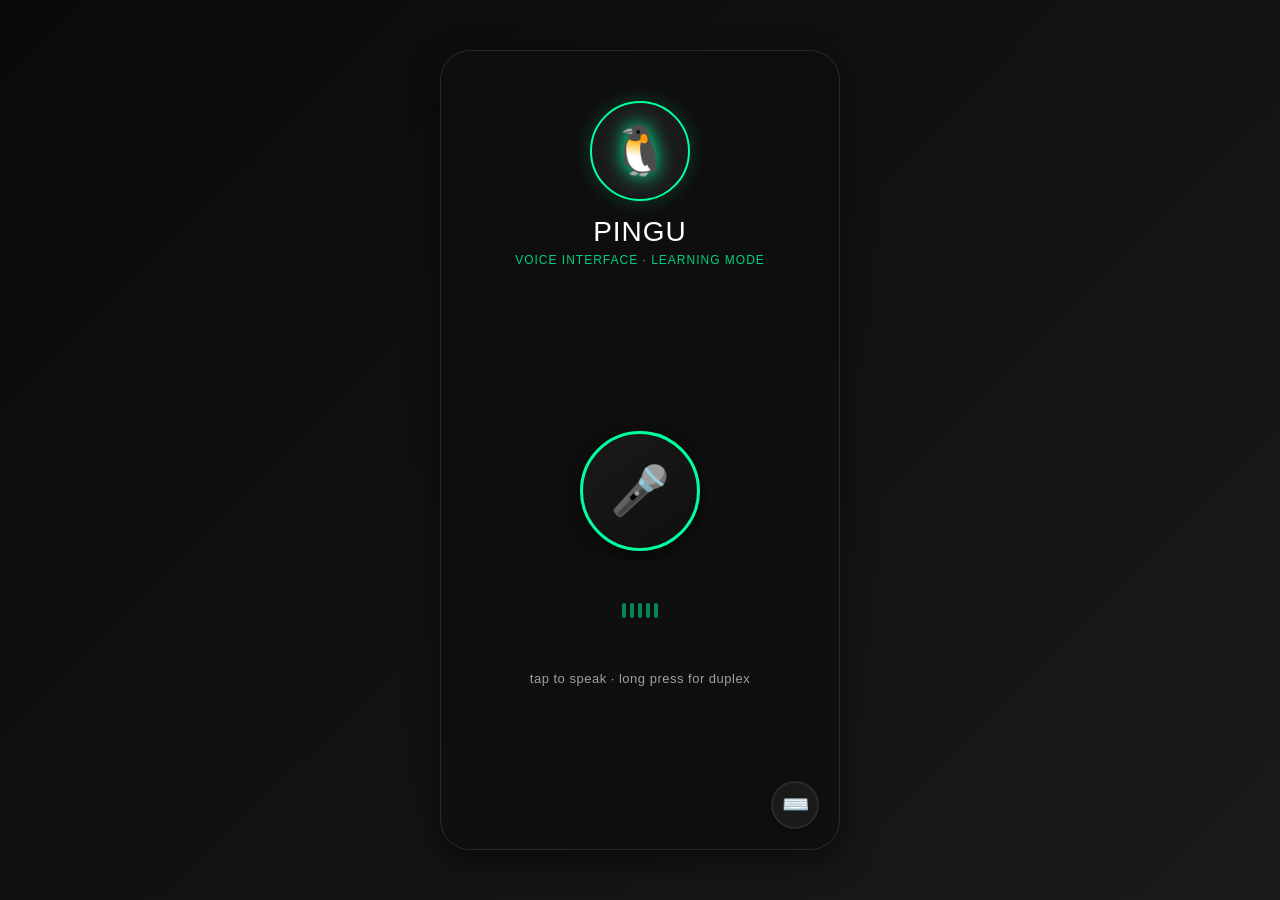
<file: index.html>
<!DOCTYPE html>
<html lang="en">
<head>
    <meta charset="UTF-8">
    <meta name="viewport" content="width=device-width, initial-scale=1.0, maximum-scale=1.0, user-scalable=no">
    <title>Pingu · Voice Interface</title>
    <link rel="manifest" href="manifest.json">
    <meta name="theme-color" content="#0f0f0f">
    <style>
        /* Copy the EXACT same CSS from previous version - unchanged */
        * {
            margin: 0;
            padding: 0;
            box-sizing: border-box;
        }

        :root {
            --bg-primary: #0f0f0f;
            --bg-secondary: #1a1a1a;
            --accent-green: #00ff9d;
            --accent-green-dim: rgba(0, 255, 157, 0.2);
            --text-primary: #ffffff;
            --text-secondary: #a0a0a0;
            --border-color: #2a2a2a;
        }

        body {
            font-family: -apple-system, BlinkMacSystemFont, 'Segoe UI', Roboto, sans-serif;
            background: var(--bg-primary);
            color: var(--text-primary);
            min-height: 100vh;
            display: flex;
            align-items: center;
            justify-content: center;
        }

        .background {
            position: fixed;
            top: 0;
            left: 0;
            width: 100%;
            height: 100%;
            background: linear-gradient(135deg, #0a0a0a 0%, #1a1a1a 100%);
            z-index: 0;
        }

        .container {
            width: 100%;
            max-width: 400px;
            height: 100vh;
            max-height: 800px;
            background: rgba(15, 15, 15, 0.95);
            backdrop-filter: blur(10px);
            -webkit-backdrop-filter: blur(10px);
            border-radius: 30px;
            position: relative;
            display: flex;
            flex-direction: column;
            padding: 20px;
            box-shadow: 0 10px 30px rgba(0, 0, 0, 0.5);
            border: 1px solid var(--border-color);
            z-index: 1;
            overflow: hidden;
        }

        .pingu-profile {
            text-align: center;
            margin-top: 30px;
            margin-bottom: 20px;
            position: relative;
            z-index: 2;
        }

        .avatar-container {
            position: relative;
            width: 100px;
            height: 100px;
            margin: 0 auto 15px;
        }

        .avatar-circle {
            width: 100%;
            height: 100%;
            border-radius: 50%;
            background: var(--bg-secondary);
            border: 2px solid var(--accent-green);
            display: flex;
            align-items: center;
            justify-content: center;
            position: relative;
            box-shadow: 0 0 20px rgba(0, 255, 157, 0.2);
        }

        .avatar-circle .emoji {
            font-size: 48px;
            filter: drop-shadow(0 0 10px var(--accent-green));
        }

        .speaking-indicator {
            position: absolute;
            bottom: 5px;
            right: 5px;
            width: 14px;
            height: 14px;
            background: var(--accent-green);
            border-radius: 50%;
            display: none;
            border: 2px solid var(--bg-primary);
        }

        .speaking-indicator.active {
            display: block;
            animation: pulse 1s infinite;
        }

        .pingu-profile h2 {
            font-size: 28px;
            margin-bottom: 5px;
            color: var(--text-primary);
            font-weight: 500;
            letter-spacing: 1px;
        }

        .tagline {
            color: var(--accent-green);
            font-size: 12px;
            letter-spacing: 1px;
            text-transform: uppercase;
            opacity: 0.8;
        }

        .voice-interface {
            flex: 1;
            display: flex;
            flex-direction: column;
            align-items: center;
            justify-content: center;
            gap: 30px;
            z-index: 2;
        }

        .mic-container {
            position: relative;
            cursor: pointer;
            user-select: none;
            -webkit-tap-highlight-color: transparent;
        }

        .mic-button {
            width: 120px;
            height: 120px;
            border-radius: 50%;
            background: linear-gradient(145deg, #1a1a1a, #0f0f0f);
            border: 3px solid var(--accent-green);
            color: var(--accent-green);
            font-size: 48px;
            display: flex;
            align-items: center;
            justify-content: center;
            cursor: pointer;
            transition: all 0.2s ease;
            box-shadow: 0 5px 15px rgba(0, 0, 0, 0.5);
            position: relative;
        }

        .mic-button.listening {
            background: linear-gradient(145deg, #1f1f1f, #151515);
            border-color: var(--accent-green);
            box-shadow: 0 0 30px rgba(0, 255, 157, 0.3);
            animation: gentlePulse 1.5s infinite;
        }

        .mic-button.full-duplex {
            border-color: var(--accent-green);
            box-shadow: 0 0 40px rgba(0, 255, 157, 0.5);
            animation: duplexPulse 2s infinite;
        }

        .mic-button.full-duplex::after {
            content: '∞';
            position: absolute;
            top: 5px;
            right: 5px;
            font-size: 18px;
            color: var(--accent-green);
            font-weight: bold;
        }

        .recording-level {
            position: absolute;
            top: -10px;
            left: -10px;
            right: -10px;
            bottom: -10px;
            border-radius: 50%;
            border: 2px solid var(--accent-green);
            opacity: 0;
            transform: scale(0.8);
            transition: all 0.3s;
        }

        .mic-button.listening .recording-level {
            opacity: 0.3;
            transform: scale(1);
            animation: expandRing 2s infinite;
        }

        .mic-button.full-duplex .recording-level {
            opacity: 0.5;
            transform: scale(1.1);
            animation: expandRing 1.5s infinite;
        }

        .level-bars {
            display: flex;
            gap: 4px;
            height: 40px;
            align-items: center;
            justify-content: center;
            margin-top: 10px;
        }

        .level-bar {
            width: 4px;
            height: 15px;
            background: var(--accent-green);
            border-radius: 2px;
            transition: height 0.1s ease;
            opacity: 0.5;
        }

        .mic-button.listening ~ .level-bars .level-bar {
            animation: levelMeter 0.8s infinite alternate;
        }

        .mic-button.full-duplex ~ .level-bars .level-bar {
            animation: levelMeter 0.4s infinite alternate;
        }

        .level-bar:nth-child(1) { animation-delay: 0s; }
        .level-bar:nth-child(2) { animation-delay: 0.1s; }
        .level-bar:nth-child(3) { animation-delay: 0.2s; }
        .level-bar:nth-child(4) { animation-delay: 0.3s; }
        .level-bar:nth-child(5) { animation-delay: 0.4s; }

        .duplex-indicator {
            display: none;
            align-items: center;
            gap: 8px;
            background: var(--accent-green-dim);
            padding: 6px 12px;
            border-radius: 20px;
            border: 1px solid var(--accent-green);
            margin-top: 15px;
        }

        .duplex-indicator.active {
            display: flex;
        }

        .duplex-indicator span {
            color: var(--accent-green);
            font-size: 13px;
            font-weight: 500;
        }

        .duplex-dot {
            width: 6px;
            height: 6px;
            background: var(--accent-green);
            border-radius: 50%;
            animation: pulse 1s infinite;
        }

        .status-text {
            color: var(--text-secondary);
            font-size: 13px;
            letter-spacing: 0.5px;
            margin-top: 10px;
        }

        .chat-history {
            flex: 1;
            overflow-y: auto;
            padding: 15px;
            display: none;
            flex-direction: column;
            gap: 12px;
            z-index: 2;
            scroll-behavior: smooth;
            margin-top: 10px;
        }

        .chat-history.visible {
            display: flex;
        }

        .message {
            display: flex;
            max-width: 85%;
            animation: fadeIn 0.3s ease;
        }

        .message.user {
            align-self: flex-end;
            flex-direction: row-reverse;
        }

        .message.bot {
            align-self: flex-start;
        }

        .message-avatar {
            width: 32px;
            height: 32px;
            border-radius: 50%;
            background: var(--bg-secondary);
            display: flex;
            align-items: center;
            justify-content: center;
            margin: 0 8px;
            font-size: 16px;
            border: 1px solid var(--border-color);
        }

        .message.bot .message-avatar {
            border-color: var(--accent-green);
        }

        .message-content {
            background: var(--bg-secondary);
            padding: 10px 14px;
            border-radius: 18px;
            border: 1px solid var(--border-color);
            color: var(--text-primary);
            font-size: 14px;
            line-height: 1.4;
            max-width: calc(100% - 48px);
            word-wrap: break-word;
        }

        .message.user .message-content {
            background: var(--accent-green-dim);
            border-color: var(--accent-green);
            color: var(--text-primary);
        }

        .keyboard-toggle {
            position: absolute;
            bottom: 20px;
            right: 20px;
            width: 48px;
            height: 48px;
            border-radius: 50%;
            background: var(--bg-secondary);
            border: 2px solid var(--border-color);
            color: var(--accent-green);
            font-size: 22px;
            cursor: pointer;
            display: flex;
            align-items: center;
            justify-content: center;
            transition: all 0.2s ease;
            z-index: 10;
            box-shadow: 0 2px 10px rgba(0, 0, 0, 0.3);
        }

        .keyboard-toggle:hover {
            border-color: var(--accent-green);
            transform: scale(1.05);
        }

        .keyboard-toggle.active {
            background: var(--accent-green);
            color: var(--bg-primary);
            border-color: var(--accent-green);
        }

        .text-input-area {
            position: absolute;
            bottom: 0;
            left: 0;
            right: 0;
            background: var(--bg-primary);
            padding: 20px;
            border-top: 1px solid var(--border-color);
            transform: translateY(100%);
            transition: transform 0.3s ease;
            z-index: 9;
            display: flex;
            gap: 10px;
        }

        .text-input-area.active {
            transform: translateY(0);
        }

        #textInput {
            flex: 1;
            padding: 14px 18px;
            border-radius: 30px;
            border: 2px solid var(--border-color);
            background: var(--bg-secondary);
            color: white;
            font-size: 15px;
        }

        #textInput:focus {
            outline: none;
            border-color: var(--accent-green);
        }

        #sendBtn {
            width: 50px;
            height: 50px;
            border-radius: 50%;
            border: none;
            background: var(--accent-green);
            color: var(--bg-primary);
            font-size: 20px;
            cursor: pointer;
            display: flex;
            align-items: center;
            justify-content: center;
            font-weight: bold;
        }

        @keyframes gentlePulse {
            0%, 100% { box-shadow: 0 0 20px rgba(0, 255, 157, 0.2); }
            50% { box-shadow: 0 0 35px rgba(0, 255, 157, 0.4); }
        }

        @keyframes duplexPulse {
            0%, 100% { box-shadow: 0 0 30px rgba(0, 255, 157, 0.4); }
            50% { box-shadow: 0 0 50px rgba(0, 255, 157, 0.6); }
        }

        @keyframes pulse {
            0% { transform: scale(1); opacity: 1; }
            50% { transform: scale(1.2); opacity: 0.7; }
            100% { transform: scale(1); opacity: 1; }
        }

        @keyframes expandRing {
            0% { transform: scale(0.9); opacity: 0.5; }
            100% { transform: scale(1.3); opacity: 0; }
        }

        @keyframes levelMeter {
            0% { height: 10px; opacity: 0.3; }
            100% { height: 30px; opacity: 1; }
        }

        @keyframes fadeIn {
            from { opacity: 0; transform: translateY(8px); }
            to { opacity: 1; transform: translateY(0); }
        }

        .chat-history::-webkit-scrollbar {
            width: 4px;
        }

        .chat-history::-webkit-scrollbar-track {
            background: var(--bg-secondary);
        }

        .chat-history::-webkit-scrollbar-thumb {
            background: var(--accent-green);
            border-radius: 2px;
        }
    </style>
</head>
<body>
    <div class="background"></div>

    <div class="container">
        <div class="pingu-profile">
            <div class="avatar-container">
                <div class="avatar-circle">
                    <span class="emoji">🐧</span>
                    <div class="speaking-indicator" id="speakingIndicator"></div>
                </div>
            </div>
            <h2>PINGU</h2>
            <p class="tagline">voice interface · learning mode</p>
        </div>

        <div class="voice-interface" id="voiceInterface">
            <div class="mic-container" id="micContainer">
                <button class="mic-button" id="micBtn">
                    <span>🎤</span>
                    <div class="recording-level"></div>
                </button>
            </div>

            <div class="level-bars" id="levelBars">
                <div class="level-bar"></div>
                <div class="level-bar"></div>
                <div class="level-bar"></div>
                <div class="level-bar"></div>
                <div class="level-bar"></div>
            </div>

            <div class="duplex-indicator" id="duplexIndicator">
                <div class="duplex-dot"></div>
                <span>FULL DUPLEX</span>
                <div class="duplex-dot"></div>
            </div>

            <p class="status-text" id="statusText">tap to speak · long press for duplex</p>
        </div>

        <div class="chat-history" id="chatHistory"></div>

        <button class="keyboard-toggle" id="keyboardToggle">⌨️</button>

        <div class="text-input-area" id="textArea">
            <input type="text" id="textInput" placeholder="Type message or say 'Pingu remember' to teach me...">
            <button id="sendBtn">➤</button>
        </div>
    </div>

    <script src="script.js"></script>
    <script>
        // Register Service Worker
        if ('serviceWorker' in navigator) {
            window.addEventListener('load', () => {
                navigator.serviceWorker.register('worker.js')
                    .then(registration => {
                        console.log('✅ Service Worker registered:', registration.scope);
                    })
                    .catch(error => {
                        console.error('❌ Service Worker registration failed:', error);
                    });
            });
        }
    </script>
</body>
</html>
</file>
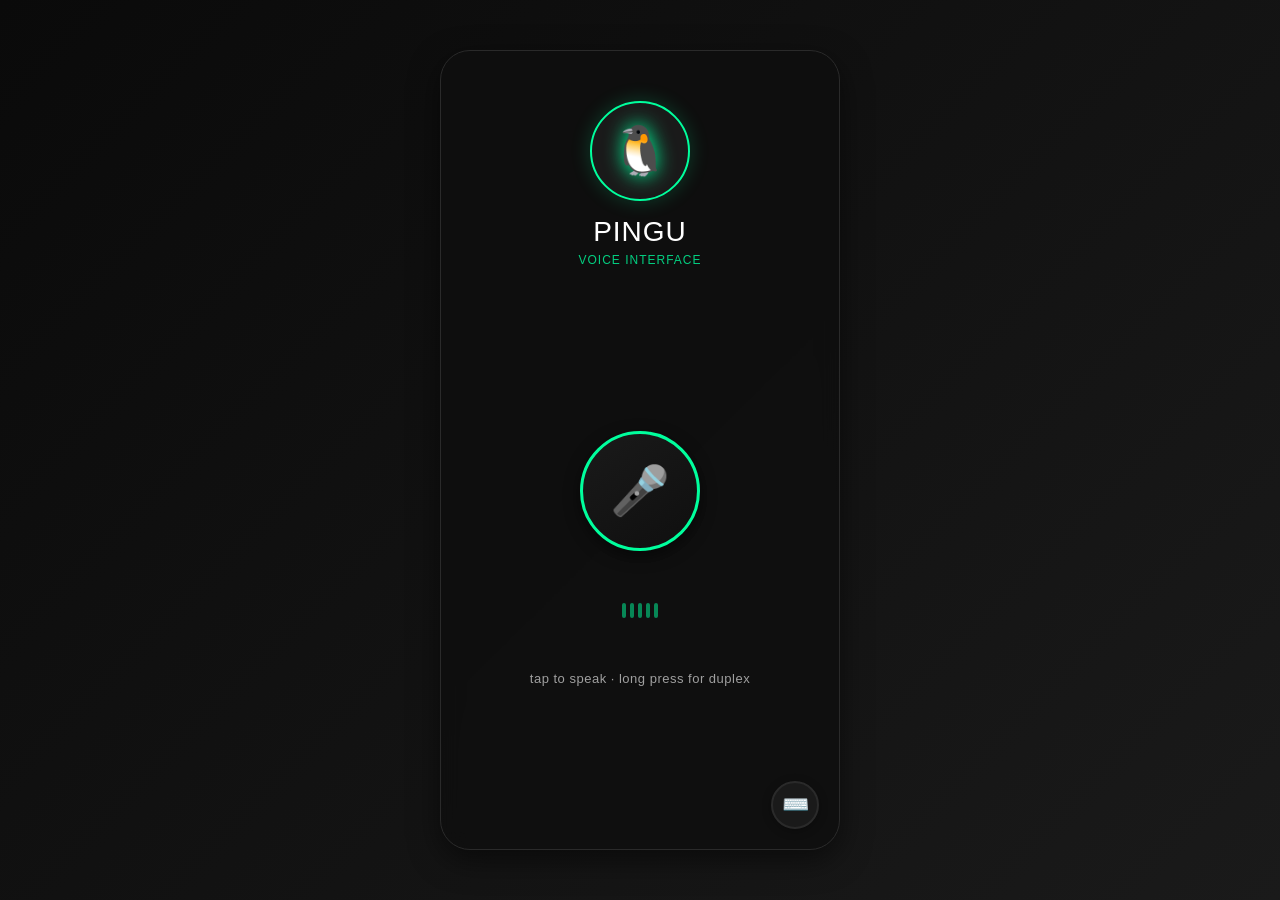
<file: Indexa.html>
<!DOCTYPE html>
<html lang="en">
<head>
    <meta charset="UTF-8">
    <meta name="viewport" content="width=device-width, initial-scale=1.0, maximum-scale=1.0, user-scalable=no">
    <title>Pingu · Voice Interface</title>
    <link rel="manifest" href="manifest.json">
    <meta name="theme-color" content="#0f0f0f">
    <style>
        /* Copy the entire CSS from the previous interface */
        /* (The green/black professional design we created) */
        
        * {
            margin: 0;
            padding: 0;
            box-sizing: border-box;
        }

        :root {
            --bg-primary: #0f0f0f;
            --bg-secondary: #1a1a1a;
            --accent-green: #00ff9d;
            --accent-green-dim: rgba(0, 255, 157, 0.2);
            --text-primary: #ffffff;
            --text-secondary: #a0a0a0;
            --border-color: #2a2a2a;
        }

        body {
            font-family: -apple-system, BlinkMacSystemFont, 'Segoe UI', Roboto, sans-serif;
            background: var(--bg-primary);
            color: var(--text-primary);
            min-height: 100vh;
            display: flex;
            align-items: center;
            justify-content: center;
        }

        .background {
            position: fixed;
            top: 0;
            left: 0;
            width: 100%;
            height: 100%;
            background: linear-gradient(135deg, #0a0a0a 0%, #1a1a1a 100%);
            z-index: 0;
        }

        .container {
            width: 100%;
            max-width: 400px;
            height: 100vh;
            max-height: 800px;
            background: rgba(15, 15, 15, 0.95);
            backdrop-filter: blur(10px);
            -webkit-backdrop-filter: blur(10px);
            border-radius: 30px;
            position: relative;
            display: flex;
            flex-direction: column;
            padding: 20px;
            box-shadow: 0 10px 30px rgba(0, 0, 0, 0.5);
            border: 1px solid var(--border-color);
            z-index: 1;
            overflow: hidden;
        }

        .pingu-profile {
            text-align: center;
            margin-top: 30px;
            margin-bottom: 20px;
            position: relative;
            z-index: 2;
        }

        .avatar-container {
            position: relative;
            width: 100px;
            height: 100px;
            margin: 0 auto 15px;
        }

        .avatar-circle {
            width: 100%;
            height: 100%;
            border-radius: 50%;
            background: var(--bg-secondary);
            border: 2px solid var(--accent-green);
            display: flex;
            align-items: center;
            justify-content: center;
            position: relative;
            box-shadow: 0 0 20px rgba(0, 255, 157, 0.2);
        }

        .avatar-circle .emoji {
            font-size: 48px;
            filter: drop-shadow(0 0 10px var(--accent-green));
        }

        .speaking-indicator {
            position: absolute;
            bottom: 5px;
            right: 5px;
            width: 14px;
            height: 14px;
            background: var(--accent-green);
            border-radius: 50%;
            display: none;
            border: 2px solid var(--bg-primary);
        }

        .speaking-indicator.active {
            display: block;
            animation: pulse 1s infinite;
        }

        .pingu-profile h2 {
            font-size: 28px;
            margin-bottom: 5px;
            color: var(--text-primary);
            font-weight: 500;
            letter-spacing: 1px;
        }

        .tagline {
            color: var(--accent-green);
            font-size: 12px;
            letter-spacing: 1px;
            text-transform: uppercase;
            opacity: 0.8;
        }

        .voice-interface {
            flex: 1;
            display: flex;
            flex-direction: column;
            align-items: center;
            justify-content: center;
            gap: 30px;
            z-index: 2;
        }

        .mic-container {
            position: relative;
            cursor: pointer;
            user-select: none;
            -webkit-tap-highlight-color: transparent;
        }

        .mic-button {
            width: 120px;
            height: 120px;
            border-radius: 50%;
            background: linear-gradient(145deg, #1a1a1a, #0f0f0f);
            border: 3px solid var(--accent-green);
            color: var(--accent-green);
            font-size: 48px;
            display: flex;
            align-items: center;
            justify-content: center;
            cursor: pointer;
            transition: all 0.2s ease;
            box-shadow: 0 5px 15px rgba(0, 0, 0, 0.5);
            position: relative;
        }

        .mic-button.listening {
            background: linear-gradient(145deg, #1f1f1f, #151515);
            border-color: var(--accent-green);
            box-shadow: 0 0 30px rgba(0, 255, 157, 0.3);
            animation: gentlePulse 1.5s infinite;
        }

        .mic-button.full-duplex {
            border-color: var(--accent-green);
            box-shadow: 0 0 40px rgba(0, 255, 157, 0.5);
            animation: duplexPulse 2s infinite;
        }

        .mic-button.full-duplex::after {
            content: '∞';
            position: absolute;
            top: 5px;
            right: 5px;
            font-size: 18px;
            color: var(--accent-green);
            font-weight: bold;
        }

        .recording-level {
            position: absolute;
            top: -10px;
            left: -10px;
            right: -10px;
            bottom: -10px;
            border-radius: 50%;
            border: 2px solid var(--accent-green);
            opacity: 0;
            transform: scale(0.8);
            transition: all 0.3s;
        }

        .mic-button.listening .recording-level {
            opacity: 0.3;
            transform: scale(1);
            animation: expandRing 2s infinite;
        }

        .mic-button.full-duplex .recording-level {
            opacity: 0.5;
            transform: scale(1.1);
            animation: expandRing 1.5s infinite;
        }

        .level-bars {
            display: flex;
            gap: 4px;
            height: 40px;
            align-items: center;
            justify-content: center;
            margin-top: 10px;
        }

        .level-bar {
            width: 4px;
            height: 15px;
            background: var(--accent-green);
            border-radius: 2px;
            transition: height 0.1s ease;
            opacity: 0.5;
        }

        .mic-button.listening ~ .level-bars .level-bar {
            animation: levelMeter 0.8s infinite alternate;
        }

        .mic-button.full-duplex ~ .level-bars .level-bar {
            animation: levelMeter 0.4s infinite alternate;
        }

        .level-bar:nth-child(1) { animation-delay: 0s; }
        .level-bar:nth-child(2) { animation-delay: 0.1s; }
        .level-bar:nth-child(3) { animation-delay: 0.2s; }
        .level-bar:nth-child(4) { animation-delay: 0.3s; }
        .level-bar:nth-child(5) { animation-delay: 0.4s; }

        .duplex-indicator {
            display: none;
            align-items: center;
            gap: 8px;
            background: var(--accent-green-dim);
            padding: 6px 12px;
            border-radius: 20px;
            border: 1px solid var(--accent-green);
            margin-top: 15px;
        }

        .duplex-indicator.active {
            display: flex;
        }

        .duplex-indicator span {
            color: var(--accent-green);
            font-size: 13px;
            font-weight: 500;
        }

        .duplex-dot {
            width: 6px;
            height: 6px;
            background: var(--accent-green);
            border-radius: 50%;
            animation: pulse 1s infinite;
        }

        .status-text {
            color: var(--text-secondary);
            font-size: 13px;
            letter-spacing: 0.5px;
            margin-top: 10px;
        }

        .chat-history {
            flex: 1;
            overflow-y: auto;
            padding: 15px;
            display: none;
            flex-direction: column;
            gap: 12px;
            z-index: 2;
            scroll-behavior: smooth;
            margin-top: 10px;
        }

        .chat-history.visible {
            display: flex;
        }

        .message {
            display: flex;
            max-width: 85%;
            animation: fadeIn 0.3s ease;
        }

        .message.user {
            align-self: flex-end;
            flex-direction: row-reverse;
        }

        .message.bot {
            align-self: flex-start;
        }

        .message-avatar {
            width: 32px;
            height: 32px;
            border-radius: 50%;
            background: var(--bg-secondary);
            display: flex;
            align-items: center;
            justify-content: center;
            margin: 0 8px;
            font-size: 16px;
            border: 1px solid var(--border-color);
        }

        .message.bot .message-avatar {
            border-color: var(--accent-green);
        }

        .message-content {
            background: var(--bg-secondary);
            padding: 10px 14px;
            border-radius: 18px;
            border: 1px solid var(--border-color);
            color: var(--text-primary);
            font-size: 14px;
            line-height: 1.4;
            max-width: calc(100% - 48px);
            word-wrap: break-word;
        }

        .message.user .message-content {
            background: var(--accent-green-dim);
            border-color: var(--accent-green);
            color: var(--text-primary);
        }

        .keyboard-toggle {
            position: absolute;
            bottom: 20px;
            right: 20px;
            width: 48px;
            height: 48px;
            border-radius: 50%;
            background: var(--bg-secondary);
            border: 2px solid var(--border-color);
            color: var(--accent-green);
            font-size: 22px;
            cursor: pointer;
            display: flex;
            align-items: center;
            justify-content: center;
            transition: all 0.2s ease;
            z-index: 10;
            box-shadow: 0 2px 10px rgba(0, 0, 0, 0.3);
        }

        .keyboard-toggle:hover {
            border-color: var(--accent-green);
            transform: scale(1.05);
        }

        .keyboard-toggle.active {
            background: var(--accent-green);
            color: var(--bg-primary);
            border-color: var(--accent-green);
        }

        .text-input-area {
            position: absolute;
            bottom: 0;
            left: 0;
            right: 0;
            background: var(--bg-primary);
            padding: 20px;
            border-top: 1px solid var(--border-color);
            transform: translateY(100%);
            transition: transform 0.3s ease;
            z-index: 9;
            display: flex;
            gap: 10px;
        }

        .text-input-area.active {
            transform: translateY(0);
        }

        #textInput {
            flex: 1;
            padding: 14px 18px;
            border-radius: 30px;
            border: 2px solid var(--border-color);
            background: var(--bg-secondary);
            color: white;
            font-size: 15px;
        }

        #textInput:focus {
            outline: none;
            border-color: var(--accent-green);
        }

        #sendBtn {
            width: 50px;
            height: 50px;
            border-radius: 50%;
            border: none;
            background: var(--accent-green);
            color: var(--bg-primary);
            font-size: 20px;
            cursor: pointer;
            display: flex;
            align-items: center;
            justify-content: center;
            font-weight: bold;
        }

        @keyframes gentlePulse {
            0%, 100% { box-shadow: 0 0 20px rgba(0, 255, 157, 0.2); }
            50% { box-shadow: 0 0 35px rgba(0, 255, 157, 0.4); }
        }

        @keyframes duplexPulse {
            0%, 100% { box-shadow: 0 0 30px rgba(0, 255, 157, 0.4); }
            50% { box-shadow: 0 0 50px rgba(0, 255, 157, 0.6); }
        }

        @keyframes pulse {
            0% { transform: scale(1); opacity: 1; }
            50% { transform: scale(1.2); opacity: 0.7; }
            100% { transform: scale(1); opacity: 1; }
        }

        @keyframes expandRing {
            0% { transform: scale(0.9); opacity: 0.5; }
            100% { transform: scale(1.3); opacity: 0; }
        }

        @keyframes levelMeter {
            0% { height: 10px; opacity: 0.3; }
            100% { height: 30px; opacity: 1; }
        }

        @keyframes fadeIn {
            from { opacity: 0; transform: translateY(8px); }
            to { opacity: 1; transform: translateY(0); }
        }

        .chat-history::-webkit-scrollbar {
            width: 4px;
        }

        .chat-history::-webkit-scrollbar-track {
            background: var(--bg-secondary);
        }

        .chat-history::-webkit-scrollbar-thumb {
            background: var(--accent-green);
            border-radius: 2px;
        }
    </style>
</head>
<body>
    <div class="background"></div>

    <div class="container">
        <div class="pingu-profile">
            <div class="avatar-container">
                <div class="avatar-circle">
                    <span class="emoji">🐧</span>
                    <div class="speaking-indicator" id="speakingIndicator"></div>
                </div>
            </div>
            <h2>PINGU</h2>
            <p class="tagline">voice interface</p>
        </div>

        <div class="voice-interface" id="voiceInterface">
            <div class="mic-container" id="micContainer">
                <button class="mic-button" id="micBtn">
                    <span>🎤</span>
                    <div class="recording-level"></div>
                </button>
            </div>

            <div class="level-bars" id="levelBars">
                <div class="level-bar"></div>
                <div class="level-bar"></div>
                <div class="level-bar"></div>
                <div class="level-bar"></div>
                <div class="level-bar"></div>
            </div>

            <div class="duplex-indicator" id="duplexIndicator">
                <div class="duplex-dot"></div>
                <span>FULL DUPLEX</span>
                <div class="duplex-dot"></div>
            </div>

            <p class="status-text" id="statusText">tap to speak · long press for duplex</p>
        </div>

        <div class="chat-history" id="chatHistory"></div>

        <button class="keyboard-toggle" id="keyboardToggle">⌨️</button>

        <div class="text-input-area" id="textArea">
            <input type="text" id="textInput" placeholder="Type your message...">
            <button id="sendBtn">➤</button>
        </div>
    </div>

    <script src="script.js"></script>
    <script>
        // Register Service Worker
        if ('serviceWorker' in navigator) {
            window.addEventListener('load', () => {
                navigator.serviceWorker.register('worker.js')
                    .then(registration => {
                        console.log('✅ Service Worker registered:', registration.scope);
                    })
                    .catch(error => {
                        console.error('❌ Service Worker registration failed:', error);
                    });
            });
        }
    </script>
</body>
</html>
</file>
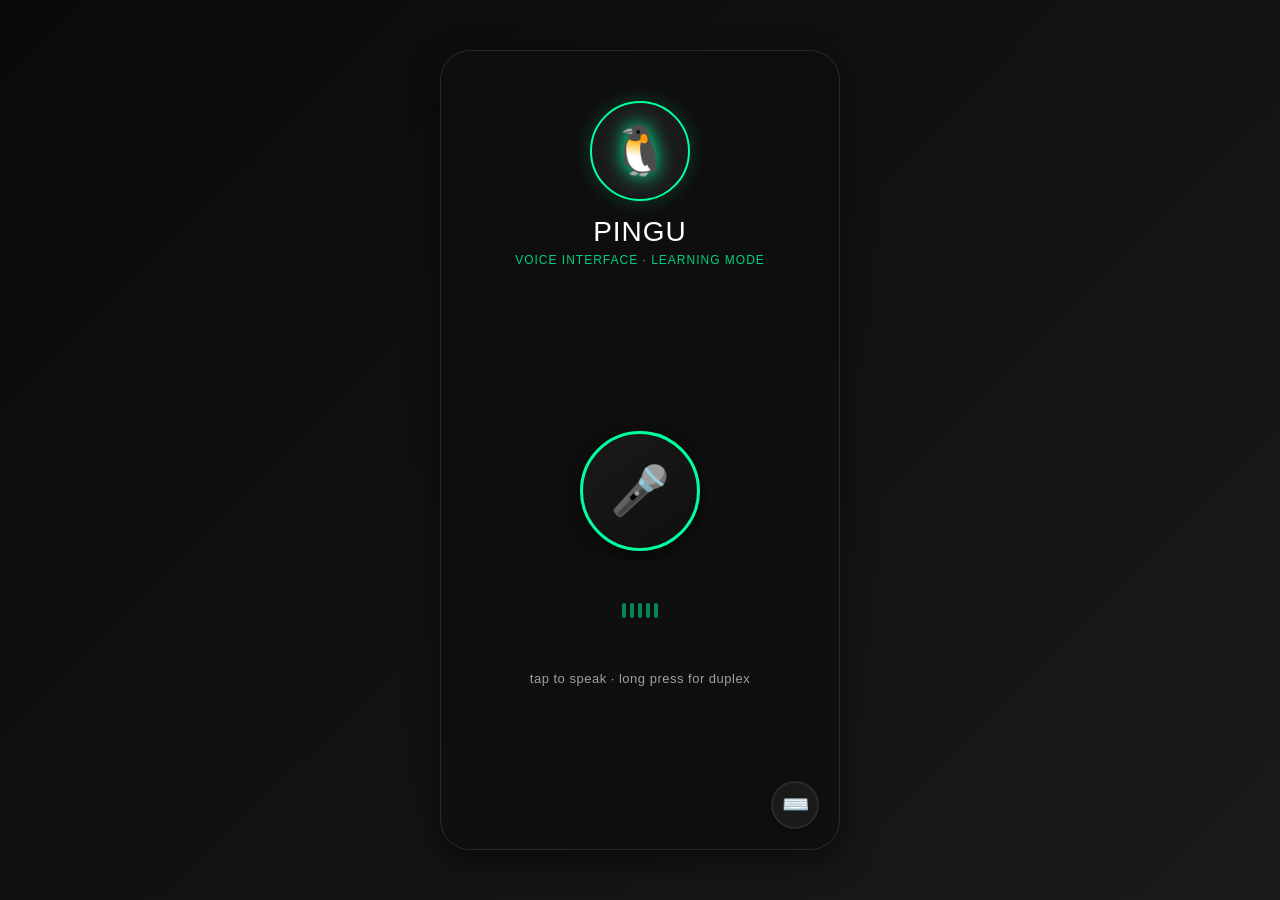
<file: indexq.html>
<!DOCTYPE html>
<html lang="en">
<head>
    <meta charset="UTF-8">
    <meta name="viewport" content="width=device-width, initial-scale=1.0, maximum-scale=1.0, user-scalable=no">
    <title>Pingu · Voice Interface</title>
    <link rel="manifest" href="manifest.json">
    <meta name="theme-color" content="#0f0f0f">
    <style>
        /* Copy the EXACT same CSS from previous version - unchanged */
        * {
            margin: 0;
            padding: 0;
            box-sizing: border-box;
        }

        :root {
            --bg-primary: #0f0f0f;
            --bg-secondary: #1a1a1a;
            --accent-green: #00ff9d;
            --accent-green-dim: rgba(0, 255, 157, 0.2);
            --text-primary: #ffffff;
            --text-secondary: #a0a0a0;
            --border-color: #2a2a2a;
        }

        body {
            font-family: -apple-system, BlinkMacSystemFont, 'Segoe UI', Roboto, sans-serif;
            background: var(--bg-primary);
            color: var(--text-primary);
            min-height: 100vh;
            display: flex;
            align-items: center;
            justify-content: center;
        }

        .background {
            position: fixed;
            top: 0;
            left: 0;
            width: 100%;
            height: 100%;
            background: linear-gradient(135deg, #0a0a0a 0%, #1a1a1a 100%);
            z-index: 0;
        }

        .container {
            width: 100%;
            max-width: 400px;
            height: 100vh;
            max-height: 800px;
            background: rgba(15, 15, 15, 0.95);
            backdrop-filter: blur(10px);
            -webkit-backdrop-filter: blur(10px);
            border-radius: 30px;
            position: relative;
            display: flex;
            flex-direction: column;
            padding: 20px;
            box-shadow: 0 10px 30px rgba(0, 0, 0, 0.5);
            border: 1px solid var(--border-color);
            z-index: 1;
            overflow: hidden;
        }

        .pingu-profile {
            text-align: center;
            margin-top: 30px;
            margin-bottom: 20px;
            position: relative;
            z-index: 2;
        }

        .avatar-container {
            position: relative;
            width: 100px;
            height: 100px;
            margin: 0 auto 15px;
        }

        .avatar-circle {
            width: 100%;
            height: 100%;
            border-radius: 50%;
            background: var(--bg-secondary);
            border: 2px solid var(--accent-green);
            display: flex;
            align-items: center;
            justify-content: center;
            position: relative;
            box-shadow: 0 0 20px rgba(0, 255, 157, 0.2);
        }

        .avatar-circle .emoji {
            font-size: 48px;
            filter: drop-shadow(0 0 10px var(--accent-green));
        }

        .speaking-indicator {
            position: absolute;
            bottom: 5px;
            right: 5px;
            width: 14px;
            height: 14px;
            background: var(--accent-green);
            border-radius: 50%;
            display: none;
            border: 2px solid var(--bg-primary);
        }

        .speaking-indicator.active {
            display: block;
            animation: pulse 1s infinite;
        }

        .pingu-profile h2 {
            font-size: 28px;
            margin-bottom: 5px;
            color: var(--text-primary);
            font-weight: 500;
            letter-spacing: 1px;
        }

        .tagline {
            color: var(--accent-green);
            font-size: 12px;
            letter-spacing: 1px;
            text-transform: uppercase;
            opacity: 0.8;
        }

        .voice-interface {
            flex: 1;
            display: flex;
            flex-direction: column;
            align-items: center;
            justify-content: center;
            gap: 30px;
            z-index: 2;
        }

        .mic-container {
            position: relative;
            cursor: pointer;
            user-select: none;
            -webkit-tap-highlight-color: transparent;
        }

        .mic-button {
            width: 120px;
            height: 120px;
            border-radius: 50%;
            background: linear-gradient(145deg, #1a1a1a, #0f0f0f);
            border: 3px solid var(--accent-green);
            color: var(--accent-green);
            font-size: 48px;
            display: flex;
            align-items: center;
            justify-content: center;
            cursor: pointer;
            transition: all 0.2s ease;
            box-shadow: 0 5px 15px rgba(0, 0, 0, 0.5);
            position: relative;
        }

        .mic-button.listening {
            background: linear-gradient(145deg, #1f1f1f, #151515);
            border-color: var(--accent-green);
            box-shadow: 0 0 30px rgba(0, 255, 157, 0.3);
            animation: gentlePulse 1.5s infinite;
        }

        .mic-button.full-duplex {
            border-color: var(--accent-green);
            box-shadow: 0 0 40px rgba(0, 255, 157, 0.5);
            animation: duplexPulse 2s infinite;
        }

        .mic-button.full-duplex::after {
            content: '∞';
            position: absolute;
            top: 5px;
            right: 5px;
            font-size: 18px;
            color: var(--accent-green);
            font-weight: bold;
        }

        .recording-level {
            position: absolute;
            top: -10px;
            left: -10px;
            right: -10px;
            bottom: -10px;
            border-radius: 50%;
            border: 2px solid var(--accent-green);
            opacity: 0;
            transform: scale(0.8);
            transition: all 0.3s;
        }

        .mic-button.listening .recording-level {
            opacity: 0.3;
            transform: scale(1);
            animation: expandRing 2s infinite;
        }

        .mic-button.full-duplex .recording-level {
            opacity: 0.5;
            transform: scale(1.1);
            animation: expandRing 1.5s infinite;
        }

        .level-bars {
            display: flex;
            gap: 4px;
            height: 40px;
            align-items: center;
            justify-content: center;
            margin-top: 10px;
        }

        .level-bar {
            width: 4px;
            height: 15px;
            background: var(--accent-green);
            border-radius: 2px;
            transition: height 0.1s ease;
            opacity: 0.5;
        }

        .mic-button.listening ~ .level-bars .level-bar {
            animation: levelMeter 0.8s infinite alternate;
        }

        .mic-button.full-duplex ~ .level-bars .level-bar {
            animation: levelMeter 0.4s infinite alternate;
        }

        .level-bar:nth-child(1) { animation-delay: 0s; }
        .level-bar:nth-child(2) { animation-delay: 0.1s; }
        .level-bar:nth-child(3) { animation-delay: 0.2s; }
        .level-bar:nth-child(4) { animation-delay: 0.3s; }
        .level-bar:nth-child(5) { animation-delay: 0.4s; }

        .duplex-indicator {
            display: none;
            align-items: center;
            gap: 8px;
            background: var(--accent-green-dim);
            padding: 6px 12px;
            border-radius: 20px;
            border: 1px solid var(--accent-green);
            margin-top: 15px;
        }

        .duplex-indicator.active {
            display: flex;
        }

        .duplex-indicator span {
            color: var(--accent-green);
            font-size: 13px;
            font-weight: 500;
        }

        .duplex-dot {
            width: 6px;
            height: 6px;
            background: var(--accent-green);
            border-radius: 50%;
            animation: pulse 1s infinite;
        }

        .status-text {
            color: var(--text-secondary);
            font-size: 13px;
            letter-spacing: 0.5px;
            margin-top: 10px;
        }

        .chat-history {
            flex: 1;
            overflow-y: auto;
            padding: 15px;
            display: none;
            flex-direction: column;
            gap: 12px;
            z-index: 2;
            scroll-behavior: smooth;
            margin-top: 10px;
        }

        .chat-history.visible {
            display: flex;
        }

        .message {
            display: flex;
            max-width: 85%;
            animation: fadeIn 0.3s ease;
        }

        .message.user {
            align-self: flex-end;
            flex-direction: row-reverse;
        }

        .message.bot {
            align-self: flex-start;
        }

        .message-avatar {
            width: 32px;
            height: 32px;
            border-radius: 50%;
            background: var(--bg-secondary);
            display: flex;
            align-items: center;
            justify-content: center;
            margin: 0 8px;
            font-size: 16px;
            border: 1px solid var(--border-color);
        }

        .message.bot .message-avatar {
            border-color: var(--accent-green);
        }

        .message-content {
            background: var(--bg-secondary);
            padding: 10px 14px;
            border-radius: 18px;
            border: 1px solid var(--border-color);
            color: var(--text-primary);
            font-size: 14px;
            line-height: 1.4;
            max-width: calc(100% - 48px);
            word-wrap: break-word;
        }

        .message.user .message-content {
            background: var(--accent-green-dim);
            border-color: var(--accent-green);
            color: var(--text-primary);
        }

        .keyboard-toggle {
            position: absolute;
            bottom: 20px;
            right: 20px;
            width: 48px;
            height: 48px;
            border-radius: 50%;
            background: var(--bg-secondary);
            border: 2px solid var(--border-color);
            color: var(--accent-green);
            font-size: 22px;
            cursor: pointer;
            display: flex;
            align-items: center;
            justify-content: center;
            transition: all 0.2s ease;
            z-index: 10;
            box-shadow: 0 2px 10px rgba(0, 0, 0, 0.3);
        }

        .keyboard-toggle:hover {
            border-color: var(--accent-green);
            transform: scale(1.05);
        }

        .keyboard-toggle.active {
            background: var(--accent-green);
            color: var(--bg-primary);
            border-color: var(--accent-green);
        }

        .text-input-area {
            position: absolute;
            bottom: 0;
            left: 0;
            right: 0;
            background: var(--bg-primary);
            padding: 20px;
            border-top: 1px solid var(--border-color);
            transform: translateY(100%);
            transition: transform 0.3s ease;
            z-index: 9;
            display: flex;
            gap: 10px;
        }

        .text-input-area.active {
            transform: translateY(0);
        }

        #textInput {
            flex: 1;
            padding: 14px 18px;
            border-radius: 30px;
            border: 2px solid var(--border-color);
            background: var(--bg-secondary);
            color: white;
            font-size: 15px;
        }

        #textInput:focus {
            outline: none;
            border-color: var(--accent-green);
        }

        #sendBtn {
            width: 50px;
            height: 50px;
            border-radius: 50%;
            border: none;
            background: var(--accent-green);
            color: var(--bg-primary);
            font-size: 20px;
            cursor: pointer;
            display: flex;
            align-items: center;
            justify-content: center;
            font-weight: bold;
        }

        @keyframes gentlePulse {
            0%, 100% { box-shadow: 0 0 20px rgba(0, 255, 157, 0.2); }
            50% { box-shadow: 0 0 35px rgba(0, 255, 157, 0.4); }
        }

        @keyframes duplexPulse {
            0%, 100% { box-shadow: 0 0 30px rgba(0, 255, 157, 0.4); }
            50% { box-shadow: 0 0 50px rgba(0, 255, 157, 0.6); }
        }

        @keyframes pulse {
            0% { transform: scale(1); opacity: 1; }
            50% { transform: scale(1.2); opacity: 0.7; }
            100% { transform: scale(1); opacity: 1; }
        }

        @keyframes expandRing {
            0% { transform: scale(0.9); opacity: 0.5; }
            100% { transform: scale(1.3); opacity: 0; }
        }

        @keyframes levelMeter {
            0% { height: 10px; opacity: 0.3; }
            100% { height: 30px; opacity: 1; }
        }

        @keyframes fadeIn {
            from { opacity: 0; transform: translateY(8px); }
            to { opacity: 1; transform: translateY(0); }
        }

        .chat-history::-webkit-scrollbar {
            width: 4px;
        }

        .chat-history::-webkit-scrollbar-track {
            background: var(--bg-secondary);
        }

        .chat-history::-webkit-scrollbar-thumb {
            background: var(--accent-green);
            border-radius: 2px;
        }
    </style>
</head>
<body>
    <div class="background"></div>

    <div class="container">
        <div class="pingu-profile">
            <div class="avatar-container">
                <div class="avatar-circle">
                    <span class="emoji">🐧</span>
                    <div class="speaking-indicator" id="speakingIndicator"></div>
                </div>
            </div>
            <h2>PINGU</h2>
            <p class="tagline">voice interface · learning mode</p>
        </div>

        <div class="voice-interface" id="voiceInterface">
            <div class="mic-container" id="micContainer">
                <button class="mic-button" id="micBtn">
                    <span>🎤</span>
                    <div class="recording-level"></div>
                </button>
            </div>

            <div class="level-bars" id="levelBars">
                <div class="level-bar"></div>
                <div class="level-bar"></div>
                <div class="level-bar"></div>
                <div class="level-bar"></div>
                <div class="level-bar"></div>
            </div>

            <div class="duplex-indicator" id="duplexIndicator">
                <div class="duplex-dot"></div>
                <span>FULL DUPLEX</span>
                <div class="duplex-dot"></div>
            </div>

            <p class="status-text" id="statusText">tap to speak · long press for duplex</p>
        </div>

        <div class="chat-history" id="chatHistory"></div>

        <button class="keyboard-toggle" id="keyboardToggle">⌨️</button>

        <div class="text-input-area" id="textArea">
            <input type="text" id="textInput" placeholder="Type message or say 'Pingu remember' to teach me...">
            <button id="sendBtn">➤</button>
        </div>
    </div>

    <script src="script.js"></script>
    <script>
        // Register Service Worker
        if ('serviceWorker' in navigator) {
            window.addEventListener('load', () => {
                navigator.serviceWorker.register('worker.js')
                    .then(registration => {
                        console.log('✅ Service Worker registered:', registration.scope);
                    })
                    .catch(error => {
                        console.error('❌ Service Worker registration failed:', error);
                    });
            });
        }
    </script>
</body>
</html>
</file>
